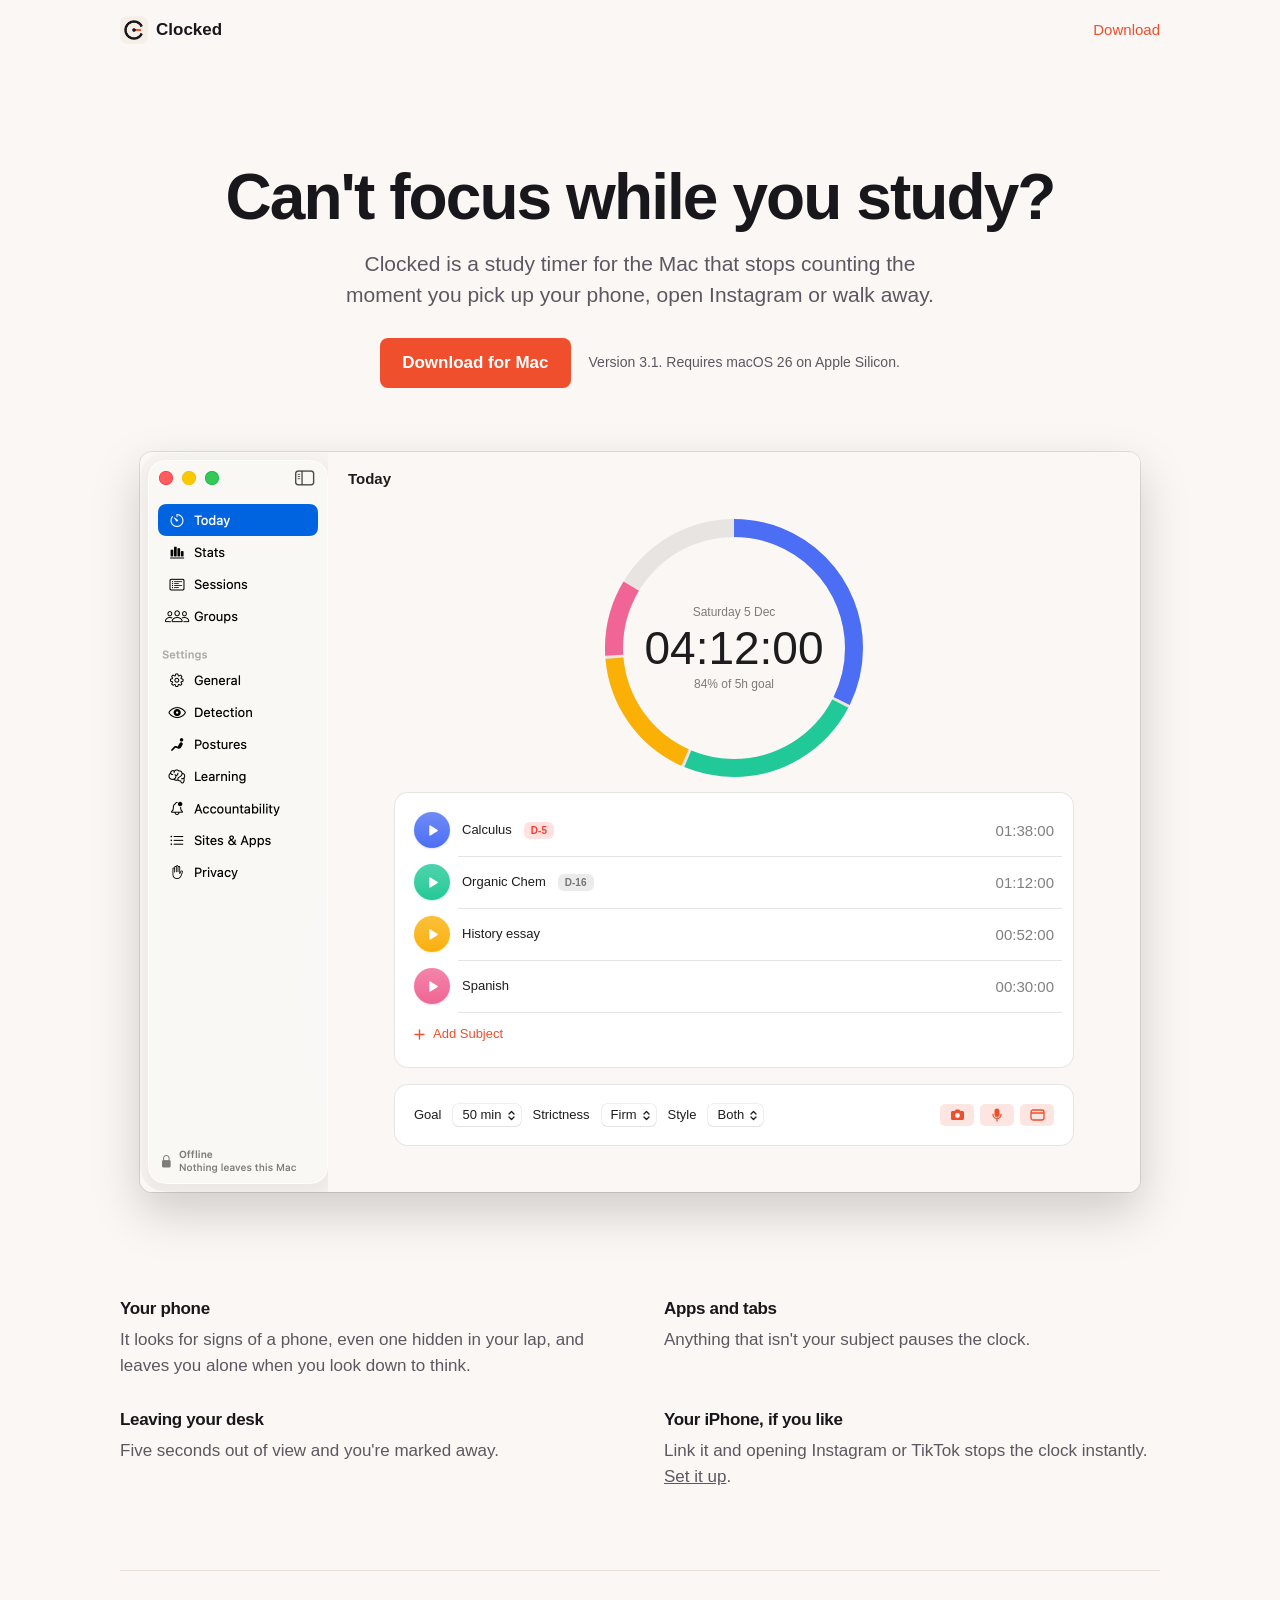
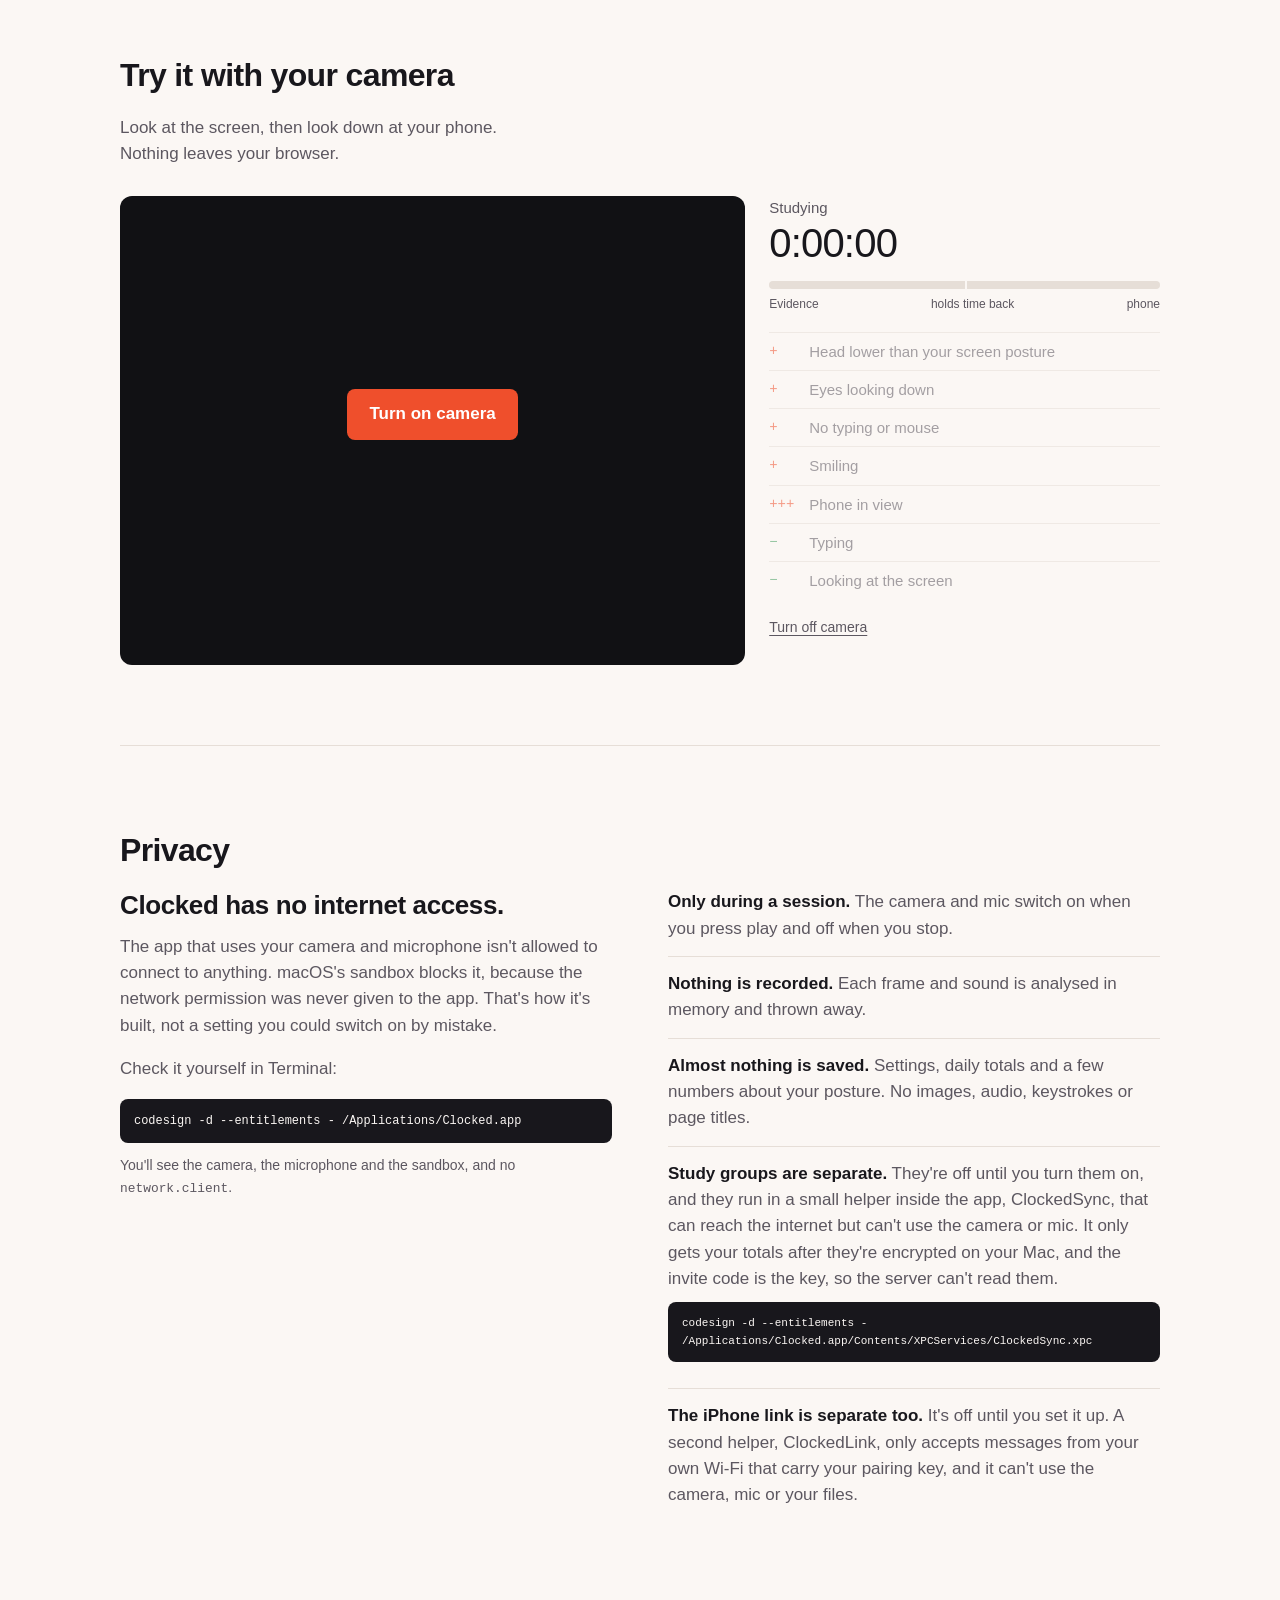
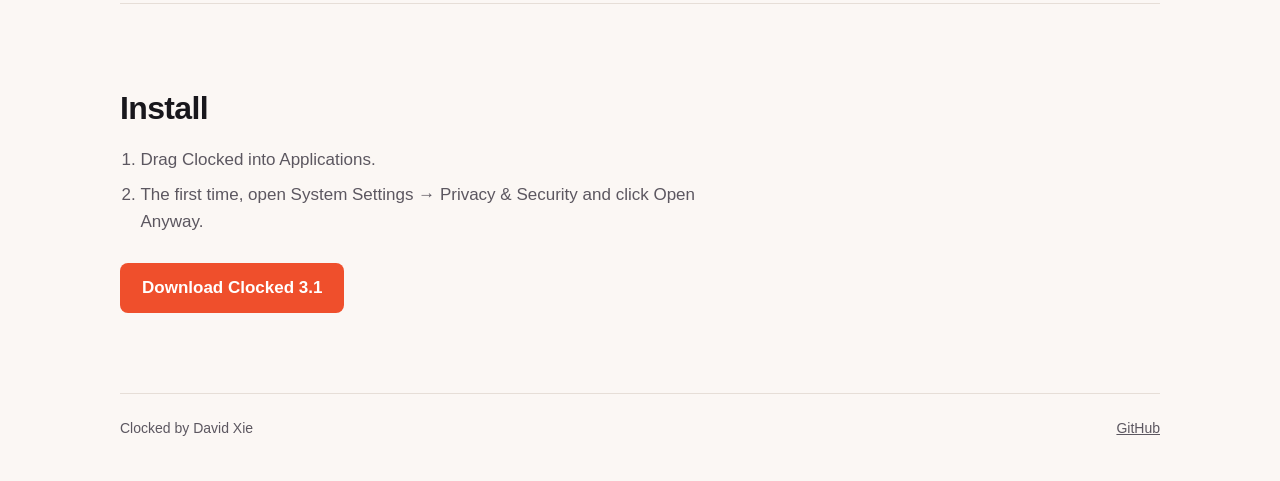
<file: index.html>
<!doctype html>
<html lang="en">
<head>
  <meta charset="utf-8">
  <meta name="viewport" content="width=device-width, initial-scale=1">
  <title>Clocked</title>
  <meta name="description" content="A study timer for the Mac that stops counting when you pick up your phone.">
  <meta property="og:title" content="Clocked">
  <meta property="og:description" content="A study timer for the Mac that stops counting when you pick up your phone.">
  <meta property="og:image" content="img/icon.png">
  <link rel="icon" href="img/favicon.png">
  <link rel="stylesheet" href="style.css">
</head>
<body>

<nav class="nav">
  <div class="wrap nav-in">
    <a class="brand" href="#"><img src="img/icon.png" alt="" width="28" height="28">Clocked</a>
    <a class="nav-dl" href="#install">Download</a>
  </div>
</nav>

<header class="wrap hero">
  <h1>Can't focus while you study?</h1>
  <p class="lead">Clocked is a study timer for the Mac that stops counting the moment you pick up your phone, open Instagram or walk away.</p>
  <div class="dl">
    <a class="btn" href="downloads/Clocked-3.1.dmg" download>Download for Mac</a>
    <p class="small">Version 3.1. Requires macOS 26 on Apple Silicon.</p>
  </div>
</header>

<section class="demo-wrap" aria-label="Interactive demo of the Clocked window">
  <div class="wrap">
    <div class="stage" id="stage">
      <div class="banner" id="banner" hidden>
        <span class="banner-icon" id="bannerIcon"></span>
        <span class="banner-text"><b id="bannerTitle"></b><span id="bannerMsg"></span></span>
        <span class="banner-actions" id="bannerActions"></span>
        <button class="banner-x" id="bannerX" aria-label="Dismiss">
          <svg viewBox="0 0 10 10" width="9" height="9"><path d="M1.5 1.5l7 7M8.5 1.5l-7 7" stroke="currentColor" stroke-width="1.8" stroke-linecap="round"/></svg>
        </button>
      </div>
      <div class="scaler" id="scaler">
        <div class="win" id="win">
          <div class="pane-img" id="paneImg"></div>
          <div class="side-hit" id="sideHit"></div>
          <div class="today" id="today"></div>
        </div>
      </div>
    </div>

  </div>
</section>

<main class="wrap">
  <section class="points">
    <div>
      <h3>Your phone</h3>
      <p>It looks for signs of a phone, even one hidden in your lap, and leaves you alone when you look down to think.</p>
    </div>
    <div>
      <h3>Apps and tabs</h3>
      <p>Anything that isn't your subject pauses the clock.</p>
    </div>
    <div>
      <h3>Leaving your desk</h3>
      <p>Five seconds out of view and you're marked away.</p>
    </div>
    <div>
      <h3>Your iPhone, if you like</h3>
      <p>Link it and opening Instagram or TikTok stops the clock instantly. <a href="iphone/">Set it up</a>.</p>
    </div>
  </section>

  <section id="try">
    <h2>Try it with your camera</h2>
    <p class="narrow">Look at the screen, then look down at your phone.<br>Nothing leaves your browser.</p>
    <div class="try-grid">
      <div class="cam" id="cam">
        <video id="camVideo" playsinline muted></video>
        <canvas id="camCanvas"></canvas>
        <div class="cam-start" id="camStart">
          <button class="btn" id="camBtn">Turn on camera</button>
          <p class="small" id="camMsg"></p>
        </div>
      </div>
      <div class="readout" id="readout" data-state="study">
        <div class="ro-top">
          <span id="roState">Studying</span>
          <b id="roClock">0:00:00</b>
        </div>
        <div class="meter" aria-hidden="true"><div class="meter-fill" id="meterFill"></div><i class="half"></i></div>
        <div class="meter-labels"><span>Evidence</span><span>holds time back</span><span>phone</span></div>
        <ul class="cuelist" id="cues">
          <li data-cue="head"><b>+</b>Head lower than your screen posture</li>
          <li data-cue="eyes"><b>+</b>Eyes looking down</li>
          <li data-cue="still"><b>+</b>No typing or mouse</li>
          <li data-cue="smile"><b>+</b>Smiling</li>
          <li data-cue="phone"><b>+++</b>Phone in view</li>
          <li data-cue="typing" class="neg"><b>&minus;</b>Typing</li>
          <li data-cue="screen" class="neg"><b>&minus;</b>Looking at the screen</li>
        </ul>
        <button class="linkbtn" id="camStop">Turn off camera</button>
      </div>
    </div>
  </section>

  <section id="privacy">
    <h2>Privacy</h2>
    <div class="privacy">
      <div>
        <p class="claim">Clocked has no internet access.</p>
        <p>The app that uses your camera and microphone isn't allowed to connect to anything. macOS's sandbox blocks it, because the network permission was never given to the app. That's how it's built, not a setting you could switch on by mistake.</p>
        <p>Check it yourself in Terminal:</p>
        <pre class="cmd"><code>codesign -d --entitlements - /Applications/Clocked.app</code></pre>
        <p class="small">You'll see the camera, the microphone and the sandbox, and no <code>network.client</code>.</p>
      </div>
      <ul class="facts">
        <li><b>Only during a session.</b> The camera and mic switch on when you press play and off when you stop.</li>
        <li><b>Nothing is recorded.</b> Each frame and sound is analysed in memory and thrown away.</li>
        <li><b>Almost nothing is saved.</b> Settings, daily totals and a few numbers about your posture. No images, audio, keystrokes or page titles.</li>
        <li><b>Study groups are separate.</b> They're off until you turn them on, and they run in a small helper inside the app, ClockedSync, that can reach the internet but can't use the camera or mic. It only gets your totals after they're encrypted on your Mac, and the invite code is the key, so the server can't read them.
          <pre class="cmd"><code>codesign -d --entitlements - /Applications/Clocked.app/Contents/XPCServices/ClockedSync.xpc</code></pre>
        </li>
        <li><b>The iPhone link is separate too.</b> It's off until you set it up. A second helper, ClockedLink, only accepts messages from your own Wi-Fi that carry your pairing key, and it can't use the camera, mic or your files.</li>
      </ul>
    </div>
  </section>

  <section id="install">
    <h2>Install</h2>
    <ol class="narrow">
      <li>Drag Clocked into Applications.</li>
      <li>The first time, open System Settings &rarr; Privacy &amp; Security and click Open Anyway.</li>
    </ol>
    <div class="dl">
      <a class="btn" href="downloads/Clocked-3.1.dmg" download>Download Clocked 3.1</a>
    </div>
  </section>
</main>

<footer class="wrap footer">
  <span>Clocked by David Xie</span>
  <a href="https://github.com/SnakeLuck360GT/clocked">GitHub</a>
</footer>

<script src="main.js"></script>
<script type="module" src="camera.js"></script>
</body>
</html>
</file>
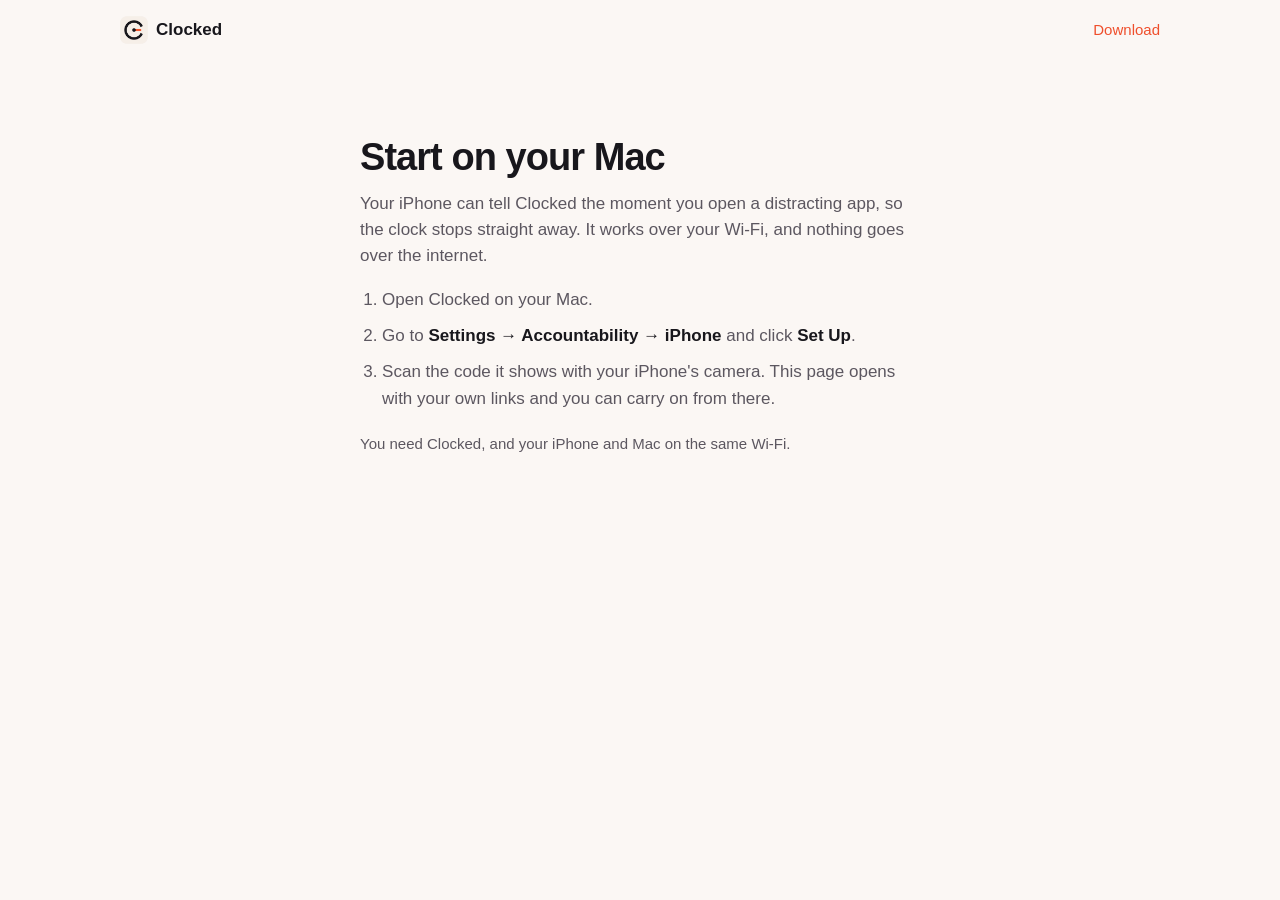
<file: iphone/index.html>
<!doctype html>
<html lang="en">
<head>
  <meta charset="utf-8">
  <meta name="viewport" content="width=device-width, initial-scale=1">
  <title>Clocked iPhone link</title>
  <meta name="description" content="Let your iPhone tell Clocked when you open a distracting app.">
  <link rel="icon" href="../img/favicon.png">
  <link rel="stylesheet" href="../style.css">
  <style>
    main.wrap.wiz { margin-top: 0; max-width: 560px; padding-top: clamp(24px, 5vw, 48px); padding-bottom: 48px; }
    .bar { display: flex; gap: 6px; margin-bottom: 28px; }
    .bar i { flex: 1; height: 4px; border-radius: 2px; background: var(--line); }
    .bar i.done { background: var(--ember); }
    .step { display: none; }
    .step.on { display: block; }
    .step h1 { font-size: clamp(28px, 7vw, 38px); font-weight: 700; letter-spacing: -0.025em; line-height: 1.12; margin-bottom: 12px; }
    .step p { color: var(--text-2); }
    .step ol { padding-left: 1.3em; margin: 0 0 20px; color: var(--text-2); }
    .step li { margin-bottom: 10px; }
    .step li b, .step p b { color: var(--text); font-weight: 600; }
    .big { display: block; width: 100%; text-align: center; border: 0; font: inherit; font-weight: 600; font-size: 18px; padding: 15px; border-radius: 10px; cursor: pointer; margin-top: 8px; }
    .big.primary { background: var(--ember); color: #fff; text-decoration: none; }
    .big.secondary { background: transparent; color: var(--text); border: 1px solid var(--line); text-decoration: none; }
    .nav2 { display: flex; justify-content: space-between; align-items: center; margin-top: 28px; }
    .nav2 button { border: 0; background: none; font: inherit; font-size: 17px; color: var(--text-2); cursor: pointer; padding: 8px 0; }
    .nav2 .next { color: var(--ember); font-weight: 600; }
    .done-msg { color: var(--text-2); font-size: 15px; min-height: 1.5em; margin-top: 10px; }
    .small { font-size: 15px; }
  </style>
</head>
<body>
<nav class="nav">
  <div class="wrap nav-in">
    <a class="brand" href="../"><img src="../img/icon.png" alt="" width="28" height="28">Clocked</a>
    <a class="nav-dl" href="../#install">Download</a>
  </div>
</nav>

<main class="wrap wiz">
  <div class="bar" id="bar"></div>

  <section class="step" data-step="start">
    <h1>Start on your Mac</h1>
    <p>Your iPhone can tell Clocked the moment you open a distracting app, so the clock stops straight away. It works over your Wi-Fi, and nothing goes over the internet.</p>
    <ol>
      <li>Open Clocked on your Mac.</li>
      <li>Go to <b>Settings → Accountability → iPhone</b> and click <b>Set Up</b>.</li>
      <li>Scan the code it shows with your iPhone's camera. This page opens with your own links and you can carry on from there.</li>
    </ol>
    <p class="small">You need Clocked, and your iPhone and Mac on the same Wi-Fi.</p>
  </section>

  <section class="step" data-step="opened">
    <h1>Add “Clocked App Opened”</h1>
    <p>Tap the button. It copies your link and opens the shortcut. When Shortcuts asks for a link, <b>paste</b> it, then tap <b>Add Shortcut</b>.</p>
    <a class="big primary" href="Clocked%20App%20Opened.shortcut" data-copy="opened">Copy link and add shortcut</a>
    <p class="done-msg" id="msg-opened"></p>
  </section>

  <section class="step" data-step="closed">
    <h1>Add “Clocked App Closed”</h1>
    <p>Same again. Tap, then <b>paste</b> and <b>Add Shortcut</b>.</p>
    <a class="big primary" href="Clocked%20App%20Closed.shortcut" data-copy="closed">Copy link and add shortcut</a>
    <p class="done-msg" id="msg-closed"></p>
  </section>

  <section class="step" data-step="auto-open">
    <h1>When an app opens</h1>
    <p>Now tell your iPhone when to run it.</p>
    <ol>
      <li>Open <b>Shortcuts</b> and go to the <b>Automation</b> tab.</li>
      <li>Tap <b>+</b>, then <b>App</b>.</li>
      <li>Choose the apps that distract you and tick <b>Is Opened</b>.</li>
      <li>Choose <b>Run Immediately</b> and turn off <b>Notify When Run</b>.</li>
      <li>Tap <b>Next</b>, then pick <b>Clocked App Opened</b>.</li>
    </ol>
    <a class="big secondary" href="shortcuts://">Open Shortcuts</a>
  </section>

  <section class="step" data-step="auto-close">
    <h1>When it closes</h1>
    <p>One more, the same way.</p>
    <ol>
      <li>In <b>Automation</b>, tap <b>+</b>, then <b>App</b>.</li>
      <li>Choose the same apps and tick <b>Is Closed</b>.</li>
      <li>Choose <b>Run Immediately</b> and turn off <b>Notify When Run</b>.</li>
      <li>Tap <b>Next</b>, then pick <b>Clocked App Closed</b>.</li>
    </ol>
    <a class="big secondary" href="shortcuts://">Open Shortcuts</a>
  </section>

  <section class="step" data-step="focus">
    <h1>Only while studying (optional)</h1>
    <p>If you use a Study Focus during sessions, you can make the shortcuts send nothing the rest of the time. Do this for both shortcuts:</p>
    <ol>
      <li>Open the shortcut in <b>Shortcuts</b>.</li>
      <li>Add <b>Get Current Focus</b> at the top.</li>
      <li>Add <b>If</b> below it: <b>Current Focus</b> <b>is</b> Study.</li>
      <li>Drag <b>URL</b> and <b>Get Contents of URL</b> inside the If.</li>
    </ol>
    <p class="small">Skip this if you don't use a Study Focus. Clocked ignores messages outside a session anyway.</p>
  </section>

  <section class="step" data-step="test">
    <h1>Try it</h1>
    <p>Open one of your apps on this iPhone. Clocked's setup on your Mac shows a tick when the message arrives.</p>
    <p>That's it. During a session, opening those apps stops the clock straight away.</p>
  </section>

  <div class="nav2">
    <button id="back">Back</button>
    <button id="next" class="next">Next</button>
  </div>
</main>

<script>
  // Your links come from the part of the address after "#" (from the code in Clocked's setup).
  // Browsers never send that part to the server.
  const p = new URLSearchParams(location.hash.slice(1));
  const host = p.get("host"), port = p.get("port"), key = p.get("key");
  const valid = host && port && key && /^[\w.-]+$/.test(host) && /^\d+$/.test(port) && /^\w+$/.test(key);
  const links = valid ? {
    opened: `http://${host}:${port}/opened?key=${key}`,
    closed: `http://${host}:${port}/closed?key=${key}`,
  } : null;

  const order = valid ? ["opened", "closed", "auto-open", "auto-close", "focus", "test"] : ["start"];
  const steps = Object.fromEntries([...document.querySelectorAll(".step")].map((s) => [s.dataset.step, s]));
  let i = 0;
  const bar = document.getElementById("bar");
  bar.innerHTML = order.length > 1 ? order.map(() => "<i></i>").join("") : "";

  function show() {
    for (const s of Object.values(steps)) s.classList.remove("on");
    steps[order[i]].classList.add("on");
    [...bar.children].forEach((b, n) => b.classList.toggle("done", n <= i));
    document.getElementById("back").style.visibility = i > 0 ? "visible" : "hidden";
    const next = document.getElementById("next");
    next.style.visibility = order.length > 1 ? "visible" : "hidden";
    next.textContent = i === order.length - 1 ? "Done" : "Next";
    window.scrollTo(0, 0);
  }
  document.getElementById("back").addEventListener("click", () => { if (i > 0) { i--; show(); } });
  document.getElementById("next").addEventListener("click", () => {
    if (i < order.length - 1) { i++; show(); } else { location.href = "../"; }
  });

  // Copy the link, then open the shortcut, in one tap.
  for (const a of document.querySelectorAll("[data-copy]")) {
    a.addEventListener("click", async (e) => {
      if (!links) return;
      e.preventDefault();
      const msg = document.getElementById(`msg-${a.dataset.copy}`);
      try {
        await navigator.clipboard.writeText(links[a.dataset.copy]);
        msg.textContent = "Link copied. Paste it when Shortcuts asks, then come back here.";
      } catch {
        msg.textContent = links[a.dataset.copy];
      }
      location.href = a.getAttribute("href");
    });
  }
  show();
</script>
</body>
</html>
</file>
<file: style.css>
:root {
  --bg: #FBF7F4;
  --text: #18171C;
  --text-2: #5C5760;
  --line: #E6DED7;
  --ember: #EF4F2C;
  --font: -apple-system, BlinkMacSystemFont, "SF Pro Text", "Helvetica Neue", Helvetica, Arial, sans-serif;

  /* The app's own tokens (Theme.swift), used inside the demo window. */
  --w-canvas: #FBF7F4;
  --w-card: #FFFFFF;
  --w-raised: #F1E7DF;
  --w-text: #1D1D1F;
  --w-text-2: rgba(0, 0, 0, 0.5);
  --w-divider: rgba(0, 0, 0, 0.1);
  --w-track: rgba(0, 0, 0, 0.08);
  --w-control: #FFFFFF;
  --w-control-line: rgba(0, 0, 0, 0.12);
  --w-banner: rgba(246, 246, 246, 0.9);
  color-scheme: light;
}
@media (prefers-color-scheme: dark) {
  :root:not([data-theme="light"]) {
    --bg: #16161B;
    --text: #F1ECE7;
    --text-2: #A39D9B;
    --line: #2E2D35;
    --w-canvas: #16161B;
    --w-card: #24232A;
    --w-raised: #2E2D35;
    --w-text: #F5F5F7;
    --w-text-2: rgba(255, 255, 255, 0.55);
    --w-divider: rgba(255, 255, 255, 0.1);
    --w-track: rgba(255, 255, 255, 0.08);
    --w-control: #3A3940;
    --w-control-line: rgba(255, 255, 255, 0.1);
    --w-banner: rgba(40, 40, 44, 0.9);
    color-scheme: dark;
  }
}
:root[data-theme="dark"] {
  --bg: #16161B;
  --text: #F1ECE7;
  --text-2: #A39D9B;
  --line: #2E2D35;
  --w-canvas: #16161B;
  --w-card: #24232A;
  --w-raised: #2E2D35;
  --w-text: #F5F5F7;
  --w-text-2: rgba(255, 255, 255, 0.55);
  --w-divider: rgba(255, 255, 255, 0.1);
  --w-track: rgba(255, 255, 255, 0.08);
  --w-control: #3A3940;
  --w-control-line: rgba(255, 255, 255, 0.1);
  --w-banner: rgba(40, 40, 44, 0.9);
  color-scheme: dark;
}

* { box-sizing: border-box; }
body {
  margin: 0;
  background: var(--bg);
  color: var(--text);
  font: 17px/1.55 var(--font);
  -webkit-font-smoothing: antialiased;
  -webkit-text-size-adjust: 100%;
}
img { display: block; max-width: 100%; height: auto; }
a { color: inherit; }
p { margin: 0 0 1em; }
h1, h2, h3 { margin: 0; letter-spacing: -0.02em; }
button { font: inherit; color: inherit; }

.wrap { max-width: 1040px; margin: 0 auto; padding: 0 max(16px, 4vw); }
@media (min-width: 1140px) { .wrap { padding: 0; } }

/* Nav */
.nav-in { display: flex; align-items: center; justify-content: space-between; height: 60px; }
.brand { display: flex; align-items: center; gap: 8px; font-weight: 600; text-decoration: none; }
.brand img { width: 28px; height: 28px; transform: scale(1.2); }
.nav-dl { font-size: 15px; font-weight: 500; text-decoration: none; color: var(--ember); }

/* Hero */
.hero { padding-top: clamp(48px, 9vw, 104px); text-align: center; }
.hero h1 { font-size: clamp(38px, 6.4vw, 64px); font-weight: 700; line-height: 1.05; letter-spacing: -0.03em; }
.lead { font-size: clamp(18px, 2.2vw, 21px); line-height: 1.45; color: var(--text-2); max-width: 30em; margin: 18px auto 28px; }
.dl { display: flex; flex-wrap: wrap; align-items: center; justify-content: center; gap: 10px 18px; }
.dl .small { margin: 0; }
.btn {
  display: inline-block;
  background: var(--ember);
  color: #fff;
  text-decoration: none;
  font-weight: 600;
  padding: 12px 22px;
  border-radius: 8px;
}
.btn:hover { background: #DC4320; }
.btn:focus-visible, a:focus-visible, button:focus-visible { outline: 2px solid var(--ember); outline-offset: 3px; }
.small { font-size: 14px; color: var(--text-2); }

/* Demo */
.demo-wrap { padding-top: clamp(40px, 6vw, 64px); }
.demo-note { text-align: center; font-size: 15px; color: var(--text-2); margin: 24px 0 0; }
.stage { position: relative; }
.scaler { position: relative; margin: 0 auto; border-radius: 12px; overflow: hidden; box-shadow: 0 0 0 1px rgba(0, 0, 0, 0.1), 0 20px 50px rgba(0, 0, 0, 0.18); }
.win {
  position: absolute;
  top: 0; left: 0;
  width: 1000px;
  height: 740px;
  transform-origin: 0 0;
  overflow: hidden;
  background: var(--w-canvas);
  font: 13px/1.3 var(--font);
  color: var(--w-text);
  user-select: none;
  -webkit-user-select: none;
}
.pane-img { position: absolute; inset: 0; background-size: 1000px 740px; background-repeat: no-repeat; }
.side-hit { position: absolute; left: 0; top: 0; bottom: 0; }
.side-hit button { position: absolute; left: 0; width: 100%; border: 0; background: none; padding: 0; cursor: pointer; }
.today { position: absolute; top: 0; right: 0; bottom: 0; background: var(--w-canvas); overflow-y: auto; scrollbar-width: none; }
.today::-webkit-scrollbar { display: none; }
.today[hidden] { display: none; }

.t-title { position: sticky; top: 0; z-index: 2; height: 52px; padding-left: 20px; display: flex; align-items: center; font-size: 15px; font-weight: 600; background: var(--w-canvas); }
.t-col { width: 680px; margin: 0 auto; padding-bottom: 24px; }

.t-hero { padding: 24px 0; display: flex; flex-direction: column; align-items: center; gap: 12px; }
.ring { position: relative; width: 240px; height: 240px; }
.ring svg { position: absolute; inset: -9px; width: 258px; height: 258px; overflow: visible; transition: filter 0.4s, opacity 0.4s; }
.ring.dim svg { filter: saturate(0); opacity: 0.55; }
.ring-in { position: absolute; inset: 0; display: flex; flex-direction: column; align-items: center; justify-content: center; gap: 4px; padding: 0 28px; text-align: center; }
.ring-date { font-size: 12px; color: var(--w-text-2); }
.ring-time { font: 500 46px/1.05 ui-rounded, "SF Pro Rounded", var(--font); font-variant-numeric: tabular-nums; }
.ring.dim .ring-time { color: var(--w-text-2); }
.ring-status { font-size: 12px; color: var(--w-text-2); white-space: nowrap; }
.ring-status.strong { font-weight: 600; }
.goalbar { width: 240px; display: flex; flex-direction: column; align-items: center; gap: 4px; }
.goalbar[hidden] { display: none; }
.goalbar .track { width: 100%; height: 6px; border-radius: 3px; background: var(--w-track); overflow: hidden; }
.goalbar .fill { height: 100%; border-radius: 3px; transition: width 0.6s; }
.goalbar span { font-size: 10px; color: var(--w-text-2); font-variant-numeric: tabular-nums; }

.card { background: var(--w-card); border-radius: 14px; box-shadow: inset 0 0 0 1px var(--w-divider); margin-bottom: 16px; }
.subjects { padding: 12px; }
.row { position: relative; display: flex; align-items: center; gap: 12px; height: 52px; padding: 0 8px; border-radius: 10px; }
.row + .row::before, .add::before { content: ""; position: absolute; top: 0; left: 52px; right: 0; height: 1px; background: var(--w-divider); }
.row.current::before, .row.current + .row::before, .row.current + .add::before { display: none; }
.row.current { background: color-mix(in srgb, var(--c) 14%, transparent); }
.play {
  width: 36px; height: 36px; flex: none; border: 0; border-radius: 50%; padding: 0; cursor: pointer;
  display: grid; place-items: center; color: #fff;
  background: linear-gradient(180deg, color-mix(in srgb, var(--c) 80%, #fff), var(--c));
  box-shadow: 0 1px 2px color-mix(in srgb, var(--c) 20%, transparent);
  transition: transform 0.1s, box-shadow 0.2s;
}
.play:active { transform: scale(0.94); }
.row.current .play { box-shadow: 0 1px 6px color-mix(in srgb, var(--c) 45%, transparent); }
.row-name { font-size: 13px; font-weight: 500; }
.chip { font-size: 10px; font-weight: 600; padding: 2px 7px; border-radius: 6px; font-variant-numeric: tabular-nums; }
.chip.red { color: #FF3B30; background: rgba(255, 59, 48, 0.15); }
.chip.grey { color: var(--w-text-2); background: var(--w-track); }
.row-time { margin-left: auto; font-size: 15px; font-variant-numeric: tabular-nums; color: var(--w-text-2); }
.row.current .row-time { color: var(--w-text); }
.add { position: relative; display: flex; align-items: center; gap: 8px; height: 44px; padding: 0 8px; color: #EF4F2C; font-size: 13px; }

.opts { padding: 20px; display: flex; align-items: center; gap: 12px; }
.popup { display: inline-flex; align-items: center; gap: 6px; height: 22px; padding: 0 6px 0 9px; border-radius: 5px; background: var(--w-control); box-shadow: 0 0 0 0.5px var(--w-control-line), 0 0.5px 1px rgba(0, 0, 0, 0.1); }
.sensors { margin-left: auto; display: flex; gap: 6px; }
.sensor { width: 34px; height: 22px; border-radius: 5px; display: grid; place-items: center; color: #EF4F2C; background: rgba(239, 79, 44, 0.14); }

.running { padding: 20px; }
.run-top { display: flex; align-items: center; gap: 8px; }
.badge { display: inline-flex; align-items: center; gap: 5px; padding: 5px 10px; border-radius: 999px; font-size: 12px; font-weight: 500; color: var(--bc); background: color-mix(in srgb, var(--bc) 14%, transparent); }
.push { height: 22px; padding: 0 10px; border: 0; border-radius: 5px; background: var(--w-control); box-shadow: 0 0 0 0.5px var(--w-control-line), 0 0.5px 1px rgba(0, 0, 0, 0.1); font-size: 13px; cursor: pointer; color: var(--w-text); }
.push:active { filter: brightness(0.92); }
.run-top .push:first-of-type { margin-left: auto; }
.tiles { display: grid; grid-template-columns: repeat(5, 1fr); gap: 8px; margin-top: 16px; }
.tile { display: flex; flex-direction: column; align-items: center; gap: 2px; padding: 8px 0; border-radius: 10px; background: color-mix(in srgb, var(--w-raised) 60%, transparent); }
.tile b { font-size: 17px; font-weight: 600; font-variant-numeric: tabular-nums; }
.tile span { font-size: 10px; color: var(--w-text-2); }

/* The nudge banner sits above the window, like it does at the top of your screen. */
.banner {
  position: absolute;
  z-index: 5;
  left: 50%;
  top: 12px;
  width: min(470px, calc(100% - 24px));
  display: flex;
  align-items: center;
  gap: 12px;
  padding: 12px 16px;
  border-radius: 14px;
  background: var(--w-banner);
  -webkit-backdrop-filter: blur(20px) saturate(1.6);
  backdrop-filter: blur(20px) saturate(1.6);
  box-shadow: 0 0 0 0.5px rgba(0, 0, 0, 0.15), 0 10px 30px rgba(0, 0, 0, 0.2);
  color: var(--w-text);
  font: 13px/1.3 var(--font);
  transform: translate(-50%, 0);
  transition: opacity 0.25s, transform 0.25s;
}
.banner[hidden] { display: flex; opacity: 0; pointer-events: none; transform: translate(-50%, -6px); }
.banner-icon { color: #FF9500; flex: none; display: grid; }
.banner-text { display: flex; flex-direction: column; gap: 2px; min-width: 0; flex: 1; }
.banner-text span { font-size: 11px; color: var(--w-text-2); }
.banner-actions { display: flex; flex-direction: column; align-items: flex-end; gap: 4px; flex: none; }
.banner-actions .push { height: 19px; font-size: 11px; padding: 0 8px; }
.banner-x { border: 0; background: none; padding: 4px; cursor: pointer; color: var(--w-text-2); display: grid; }

/* Below the demo */
main.wrap { margin-top: clamp(64px, 9vw, 104px); }
.points { display: grid; gap: 28px 48px; padding-bottom: clamp(48px, 7vw, 80px); border-bottom: 1px solid var(--line); }
@media (min-width: 760px) { .points { grid-template-columns: repeat(2, 1fr); } }
.points h3 { font-size: 17px; font-weight: 600; margin-bottom: 4px; }
.points p { color: var(--text-2); margin: 0; }
#privacy, #install, #try { padding: clamp(48px, 7vw, 80px) 0; }
#try { border-bottom: 1px solid var(--line); }

/* Try it with your camera */
.try-grid { display: grid; gap: 24px; margin-top: 28px; }
@media (min-width: 860px) { .try-grid { grid-template-columns: minmax(0, 1.6fr) minmax(0, 1fr); align-items: start; } }
.cam { position: relative; aspect-ratio: 4 / 3; border-radius: 12px; overflow: hidden; background: #111114; }
.cam video { display: none; }
.cam canvas { position: absolute; inset: 0; width: 100%; height: 100%; }
.cam-start { position: absolute; inset: 0; display: flex; flex-direction: column; align-items: center; justify-content: center; gap: 12px; padding: 16px; text-align: center; }
.cam-start .small { color: rgba(255, 255, 255, 0.6); margin: 0; min-height: 1.4em; }
.cam-start button { border: 0; cursor: pointer; font: inherit; font-weight: 600; }
.cam-start button:disabled { opacity: 0.6; cursor: default; }
.cam.live .cam-start { display: none; }
.readout { font-size: 15px; }
.ro-top { display: flex; flex-direction: column; gap: 2px; margin-bottom: 16px; }
.ro-top span { color: var(--text-2); min-height: 1.5em; }
.ro-top b { font-size: 40px; font-weight: 300; font-variant-numeric: tabular-nums; letter-spacing: -0.02em; line-height: 1.1; }
.readout[data-state="held"] .ro-top b, .readout[data-state="held"] .ro-top span { color: #D98A1C; }
.readout[data-state="phone"] .ro-top b, .readout[data-state="phone"] .ro-top span { color: var(--ember); }
.readout[data-state="away"] .ro-top b { color: var(--text-2); }
.meter { position: relative; height: 8px; border-radius: 4px; background: var(--line); overflow: hidden; }
.meter-fill { height: 100%; width: 0; background: var(--ember); border-radius: 4px; transition: width 0.15s linear; }
.meter .half { position: absolute; left: 50%; top: 0; bottom: 0; width: 2px; background: var(--bg); }
.meter-labels { display: flex; justify-content: space-between; font-size: 12px; color: var(--text-2); margin: 6px 0 18px; }
.cuelist { list-style: none; padding: 0; margin: 0 0 16px; }
.cuelist li { display: grid; grid-template-columns: 40px 1fr; padding: 7px 0; border-top: 1px solid var(--line); color: var(--text-2); opacity: 0.55; transition: opacity 0.15s, color 0.15s; margin: 0; }
.cuelist b { font: 500 14px/1.6 ui-monospace, "SF Mono", Menlo, monospace; color: var(--ember); }
.cuelist li.neg b { color: #3E9B5C; }
.cuelist li.on { opacity: 1; color: var(--text); }
.linkbtn { border: 0; background: none; padding: 0; color: var(--text-2); text-decoration: underline; text-underline-offset: 3px; cursor: pointer; font-size: 14px; }
#privacy { border-bottom: 1px solid var(--line); }
.privacy { display: grid; gap: 32px 56px; }
@media (min-width: 860px) { .privacy { grid-template-columns: minmax(0, 1fr) minmax(0, 1fr); } }
.privacy p { color: var(--text-2); }
.claim { font-size: clamp(22px, 2.6vw, 26px); font-weight: 600; letter-spacing: -0.015em; line-height: 1.25; color: var(--text) !important; margin-bottom: 12px; }
.cmd { margin: 0 0 12px; padding: 12px 14px; border-radius: 8px; background: var(--text); color: var(--bg); white-space: pre-wrap; overflow-wrap: anywhere; font: 13px/1.5 ui-monospace, "SF Mono", Menlo, monospace; }
code { font-family: ui-monospace, "SF Mono", Menlo, monospace; font-size: 0.92em; }
.facts { list-style: none; padding: 0; margin: 0; color: var(--text-2); }
.facts li { padding: 14px 0; border-top: 1px solid var(--line); margin: 0; }
.facts li:first-child { border-top: 0; padding-top: 0; }
.facts b { color: var(--text); font-weight: 600; }
.facts .cmd { margin-top: 10px; font-size: 12px; }
h2 { font-size: clamp(26px, 3.4vw, 32px); font-weight: 700; margin-bottom: 14px; }
.narrow { max-width: 36em; color: var(--text-2); }
ol { padding-left: 1.2em; margin: 0 0 28px; }
li { margin-bottom: 0.5em; }
#install .dl { justify-content: flex-start; }

.footer {
  display: flex;
  justify-content: space-between;
  border-top: 1px solid var(--line);
  padding-top: 24px;
  padding-bottom: 40px;
  font-size: 14px;
  color: var(--text-2);
}

@media (prefers-reduced-motion: reduce) {
  .banner, .ring svg, .goalbar .fill { transition: none; }
}
</file>
